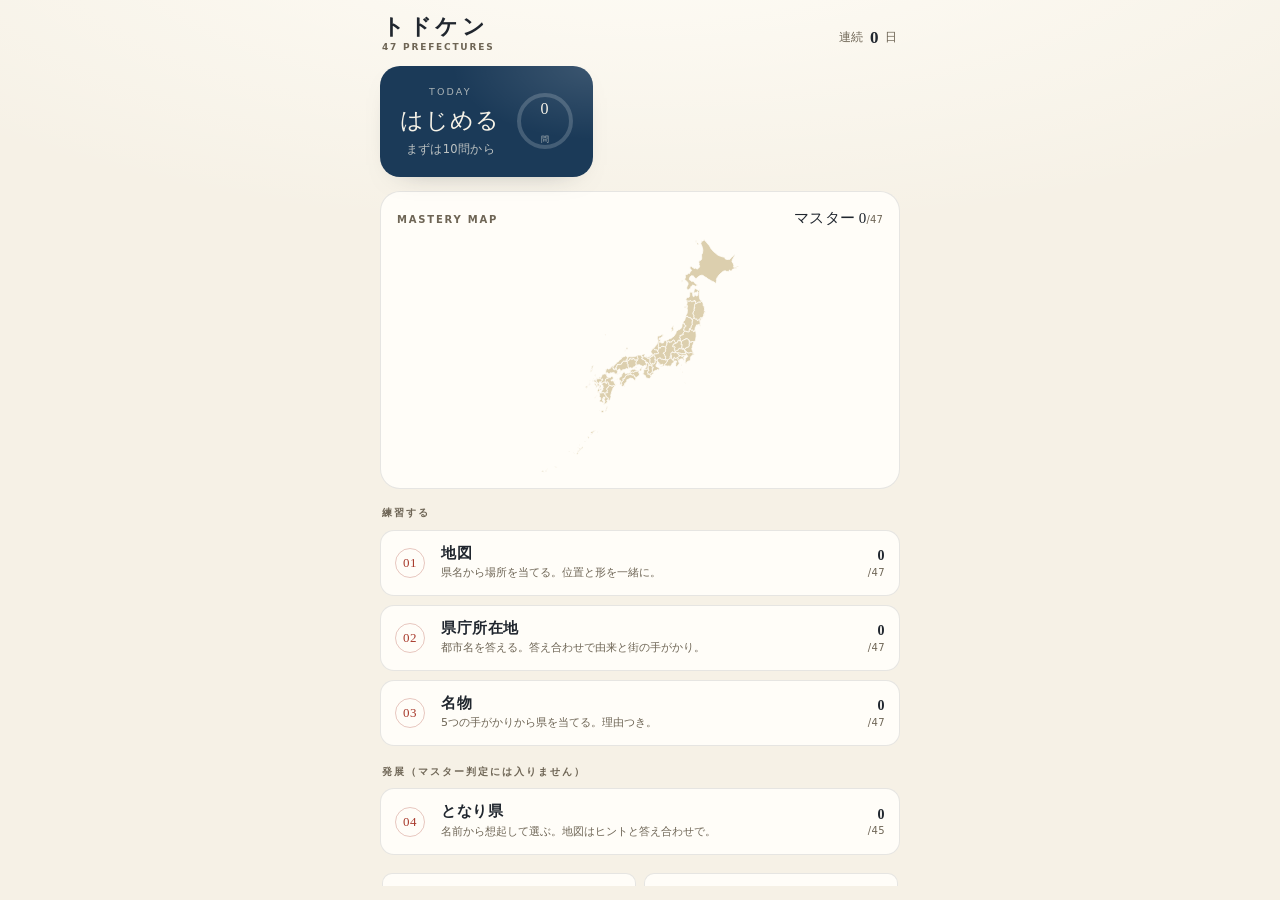
<file: index.html>
<!DOCTYPE html>
<html lang="ja">
<head>
<meta charset="utf-8">
<meta name="viewport" content="width=device-width, initial-scale=1, viewport-fit=cover, user-scalable=no">
<meta name="color-scheme" content="light">
<meta name="theme-color" content="#f6f1e6">
<title>トドケン</title>
<meta name="apple-mobile-web-app-capable" content="yes">
<meta name="mobile-web-app-capable" content="yes">
<meta name="apple-mobile-web-app-status-bar-style" content="default">
<meta name="apple-mobile-web-app-title" content="トドケン">
<link rel="manifest" href="./manifest.webmanifest">
<link rel="apple-touch-icon" href="./icon-180.png">
<link rel="icon" href="./icon-192.png" sizes="192x192">
<link rel="stylesheet" href="./app.css?v=20">
</head>
<body>

<!-- ================= HOME ================= -->
<section id="screen-home" class="screen active">
  <div class="home-head">
    <div class="wordmark">トドケン<small>47 PREFECTURES</small></div>
    <div class="streak">連続 <b id="streakNum">0</b> 日</div>
  </div>

  <div class="scroll">
    <button class="primary-card" id="startBtn">
      <div>
        <span class="k">TODAY</span>
        <div class="t" id="dueTitle">はじめる</div>
        <div class="s" id="dueLabel">まずは10問から</div>
      </div>
      <div class="ring">
        <svg viewBox="0 0 60 60" aria-hidden="true">
          <circle class="track" cx="30" cy="30" r="26" fill="none" stroke-width="4"/>
          <circle class="fill" id="ringFill" cx="30" cy="30" r="26" fill="none" stroke-width="4"
                  stroke-dasharray="163" stroke-dashoffset="163"/>
        </svg>
        <div class="ring num" id="ringNum">0<small>問</small></div>
      </div>
    </button>

    <div class="map-card">
      <div class="cap">
        <span class="l">MASTERY MAP</span>
        <span class="r">マスター <span id="masterNum">0</span><small>/47</small></span>
      </div>
      <div class="map-slot" id="homeMap"></div>
    </div>

    <p class="sect-label">練習する</p>
    <div class="mode-list">
      <button class="mode" data-mode="map">
        <span class="no">01</span>
        <span><h3>地図</h3><p>県名から場所を当てる。位置と形を一緒に。</p></span>
        <span class="cnt" id="cnt-map">0/47</span>
      </button>
      <button class="mode" data-mode="capital">
        <span class="no">02</span>
        <span><h3>県庁所在地</h3><p>都市名を答える。答え合わせで由来と街の手がかり。</p></span>
        <span class="cnt" id="cnt-capital">0/47</span>
      </button>
      <button class="mode" data-mode="keyword">
        <span class="no">03</span>
        <span><h3>名物</h3><p>5つの手がかりから県を当てる。理由つき。</p></span>
        <span class="cnt" id="cnt-keyword">0/47</span>
      </button>
    </div>

    <p class="sect-label">発展（マスター判定には入りません）</p>
    <div class="mode-list">
      <button class="mode" data-mode="neighbor">
        <span class="no">04</span>
        <span><h3>となり県</h3><p>名前から想起して選ぶ。地図はヒントと答え合わせで。</p></span>
        <span class="cnt" id="cnt-neighbor">0/45</span>
      </button>
    </div>

    <div class="links">
      <button id="bookBtn">まちがいノート</button>
      <button id="setBtn">設定</button>
    </div>
    <p class="foot-note">記録はこの端末にだけ保存されます。外部送信はありません。</p>
  </div>
</section>

<!-- ================= QUIZ ================= -->
<section id="screen-quiz" class="screen">
  <div class="qhead">
    <button class="icon-btn" id="quitBtn" aria-label="やめる">‹</button>
    <span class="mode-name" id="modeName">地図モード</span>
    <span class="qcount" id="qCount"><b>1</b>/10</span>
  </div>
  <div class="dots" id="dots"></div>

  <div class="prompt">
    <p class="sub" id="promptSub">地図の上でタップ</p>
    <h2 class="main" id="promptMain">青森県</h2>
  </div>

  <div id="qBody" style="flex:1;min-height:0;display:flex;flex-direction:column"></div>

  <div class="sheet" id="sheet" hidden>
    <div class="sheet-top">
      <span class="mark" id="mark">○</span>
      <span class="sheet-title" id="sheetTitle"></span>
      <button class="next-btn" id="nextBtn">次へ</button>
    </div>
    <div class="sheet-body" id="sheetBody"></div>
  </div>
</section>

<!-- ================= RESULT ================= -->
<section id="screen-result" class="screen">
  <div class="scroll">
    <div class="result-top">
      <p class="k">SESSION RESULT</p>
      <div class="score"><b id="scoreNum">0</b><span id="scoreTotal">/10</span></div>
      <p class="comment" id="scoreComment"></p>
    </div>
    <p class="review-h">間違えた県</p>
    <div class="review-list" id="reviewList"></div>
  </div>
  <div class="actions">
    <button class="btn-primary" id="againBtn">もう一度</button>
    <button class="btn-ghost" id="homeBtn">ホームへ</button>
  </div>
</section>

<!-- ================= BOOK ================= -->
<section id="screen-book" class="screen">
  <div class="page-head">
    <button class="icon-btn" id="bookBack" aria-label="戻る">‹</button>
    <h2>まちがいノート</h2>
    <span class="sub" id="bookSub"></span>
  </div>
  <div class="scroll" id="bookList"></div>
  <div class="actions">
    <button class="btn-primary" id="bookReviewBtn">復習する</button>
  </div>
</section>

<!-- ================= SETTINGS ================= -->
<section id="screen-settings" class="screen">
  <div class="page-head">
    <button class="icon-btn" id="setBack" aria-label="戻る">‹</button>
    <h2>設定</h2>
  </div>
  <div class="scroll">
    <div class="set-row">
      <span class="l">効果音<small>正解・不正解のときだけ鳴ります</small></span>
      <button class="switch" id="swSound" aria-label="効果音"></button>
    </div>
    <div class="set-row">
      <span class="l">地図の表示<small>覚えていない県は地方ズーム、覚えたら全国。</small></span>
      <div class="seg" id="zoomSeg">
        <button data-v="auto" class="on">自動</button>
        <button data-v="always">常に地方</button>
        <button data-v="off">常に全国</button>
      </div>
    </div>
    <div class="set-row">
      <span class="l danger">学習の記録を消す<small>間隔反復の予定もすべてリセットされます</small></span>
      <button class="btn-ghost" id="resetBtn" style="padding:10px 14px;flex:none">消去</button>
    </div>
    <p class="about">
      トドケン v1.5<br>
      正解すると間隔をあけて再出題します（1日→3日→7日→16日→35日）。間違えた県は翌日と、そのセッションの3問後に戻ってきます。<br>
      地図データ：国土数値情報（行政区域）を簡略化。出典：国土交通省。<br>
      収録内容は代表例です。学習用途の参考として使い、断定は避けてください。
    </p>
  </div>
</section>

<script src="./mapdata.js?v=20"></script>
<script src="./data.js?v=20"></script>
<script src="./app.js?v=20"></script>
</body>
</html>
</file>
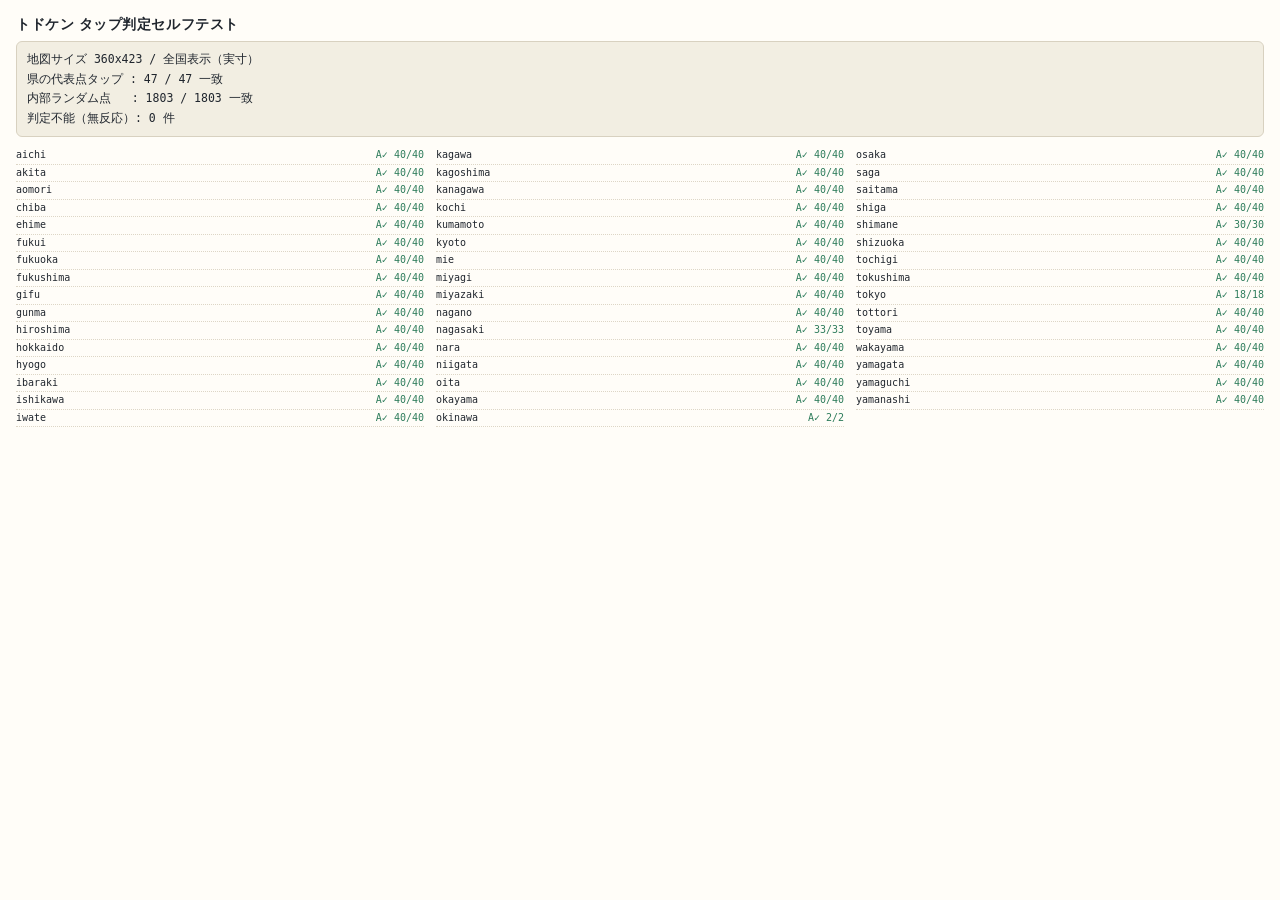
<file: selftest.html>
<!DOCTYPE html>
<html lang="ja"><head><meta charset="utf-8">
<title>タップ判定セルフテスト</title>
<style>
body{margin:0;padding:14px 16px;font-family:"Hiragino Sans","Noto Sans JP",sans-serif;background:#fffdf8;color:#20262e;font-size:11px;line-height:1.5}
h1{font-size:14px;margin:0 0 6px;letter-spacing:.04em}
.sum{font-family:ui-monospace,monospace;font-size:11.5px;background:#f2eee2;border:1px solid #d8d1c0;border-radius:6px;padding:8px 10px;margin-bottom:10px;white-space:pre;line-height:1.7}
#host{position:absolute;left:-9999px;width:360px;height:420px}
.cols{columns:3;column-gap:12px;font-family:ui-monospace,monospace;font-size:10px;line-height:1.45}
.row{break-inside:avoid;display:flex;justify-content:space-between;gap:4px;border-bottom:1px dotted #ddd6c6;padding:1px 0}
.ok{color:#2f7d5c}.ng{color:#b2433a;font-weight:700}
.fail{background:#fdecea;border:1px solid #b2433a;border-radius:6px;padding:8px 10px;margin-top:10px;font-family:ui-monospace,monospace;font-size:10.5px;white-space:pre-wrap}
</style></head>
<body>
<h1>トドケン タップ判定セルフテスト</h1>
<div class="sum" id="sum">running...</div>
<div class="cols" id="cols"></div>
<div class="fail" id="fail" style="display:none"></div>
<div id="host"></div>
<script>if(navigator.serviceWorker){navigator.serviceWorker.getRegistrations().then(function(r){r.forEach(function(x){x.unregister()})})}</script>
<script src="./mapdata.js?v=12"></script>
<script src="./data.js?v=12"></script>
<script src="./app.js?v=12"></script>
<script>
var out = {anchorOk:0, anchorNg:[], rndOk:0, rndNg:[], rndTotal:0, per:{}};
var svg = window.__buildMap();
document.getElementById("host").appendChild(svg);
window.__baseView(svg);

var W = svg.getBoundingClientRect().width, H = svg.getBoundingClientRect().height;
function toClient(x, y) {
  var m = svg.getScreenCTM();
  var p = svg.createSVGPoint(); p.x = x; p.y = y;
  var q = p.matrixTransform(m);
  return { x: q.x, y: q.y };
}
function insideAll(x, y) {
  var m = svg.getScreenCTM();
  var p = svg.createSVGPoint(); p.x = x; p.y = y;
  var list = [];
  svg._paths.forEach(function (n) {
    if (n.isPointInFill(p)) list.push(n.getAttribute("data-id"));
  });
  return list;
}

/* 1) 各県の代表点（データに埋め込んだ最深内部点）でタップ */
var ids = Object.keys(MAP_ANCHORS);
ids.forEach(function (id) {
  var a = MAP_ANCHORS[id];
  var c = toClient(a[0], a[1]);
  var got = window.__hitTest(svg, c.x, c.y);
  var ok = got === id;
  if (ok) out.anchorOk++; else out.anchorNg.push(id + "→" + got);
  out.per[id] = { anchor: ok, r: 0, rt: 0 };
});

/* 2) 各県の内部にランダム点を撒いて判定 */
var seed = 12345;
function rnd() { seed = (seed * 1103515245 + 12345) & 0x7fffffff; return seed / 0x7fffffff; }
ids.forEach(function (id) {
  var n = svg._paths;
  var path = null;
  for (var i = 0; i < n.length; i++) if (n[i].getAttribute("data-id") === id) path = n[i];
  var b = path.getBBox();
  var tried = 0, used = 0;
  while (used < 40 && tried < 400) {
    tried++;
    var x = b.x + b.width * rnd(), y = b.y + b.height * rnd();
    var hit = insideAll(x, y);
    if (hit.length !== 1 || hit[0] !== id) continue;  // 重なり/外れは除外
    var c = toClient(x, y);
    var got = window.__hitTest(svg, c.x, c.y);
    used++; out.rndTotal++;
    if (got === id) { out.rndOk++; out.per[id].r++; }
    else out.rndNg.push(id + "@" + x.toFixed(1) + "," + y.toFixed(1) + "→" + got);
    out.per[id].rt++;
  }
});

document.getElementById("sum").textContent =
  "地図サイズ " + Math.round(W) + "x" + Math.round(H) + " / 全国表示（実寸）\n" +
  "県の代表点タップ : " + out.anchorOk + " / " + ids.length + " 一致\n" +
  "内部ランダム点   : " + out.rndOk + " / " + out.rndTotal + " 一致\n" +
  "判定不能（無反応）: " + (out.anchorNg.length + out.rndNg.length) + " 件";

var html = "";
ids.forEach(function (id) {
  var r = out.per[id];
  html += '<div class="row"><span>' + id + '</span><span class="' + (r.anchor ? "ok" : "ng") + '">' +
    (r.anchor ? "A✓" : "A✗") + " " + r.r + "/" + r.rt + "</span></div>";
});
document.getElementById("cols").innerHTML = html;

if (out.anchorNg.length || out.rndNg.length) {
  var f = document.getElementById("fail");
  f.style.display = "block";
  f.textContent = "MISMATCH\n" + out.anchorNg.concat(out.rndNg).slice(0, 40).join("\n");
}
</script>
</body></html>
</file>
<file: app.css>
/* トドケン — UI
   設計方針:
   1) 1画面1判断。迷わせない。
   2) 指で押せる大きさ。小さい県は地方ズームで救う。
   3) 紙と墨。地図帳のような落ち着き。装飾より余白。
*/

:root{
  --paper:#f6f1e6;
  --paper-2:#efe8d8;
  --card:#fffdf8;
  --ink:#20262e;
  --ink-soft:#39424d;
  --muted:#6e6555;
  --line:rgba(32,38,46,.11);
  --line-strong:rgba(32,38,46,.22);
  --accent:#a83a2c;
  --indigo:#1b3a58;
  --ok:#2f7d5c;
  --ng:#b2433a;
  --gold:#a8823c;

  --map-base:#d3c4a1;
  --map-hover:#cfbf9b;
  --map-dim:#dfd3b6;
  --map-line:#fffdf8;

  --sans:"Hiragino Sans","Hiragino Kaku Gothic ProN","Yu Gothic Medium","YuGothic","Noto Sans JP",system-ui,-apple-system,sans-serif;
  --serif:"Hiragino Mincho ProN","Hiragino Mincho","Yu Mincho","YuMincho","Noto Serif JP",serif;

  --r-lg:20px;
  --r-md:14px;
  --r-sm:10px;
  --shadow:0 10px 30px -22px rgba(32,38,46,.55);
}

*{box-sizing:border-box;-webkit-tap-highlight-color:transparent}
html,body{height:100%}
body{
  margin:0;background:var(--paper);color:var(--ink);
  font-family:var(--sans);font-size:15px;line-height:1.65;
  letter-spacing:.01em;
  -webkit-font-smoothing:antialiased;
  overscroll-behavior:none;
  background-image:radial-gradient(120% 60% at 50% -10%,#fffdf7 0%,rgba(255,253,247,0) 60%);
}
button{font:inherit;color:inherit;background:none;border:0;padding:0;cursor:pointer}
h1,h2,h3,p{margin:0}
:focus-visible{outline:2px solid var(--indigo);outline-offset:3px;border-radius:4px}

/* ---------- screen shell ---------- */
.screen{
  position:fixed;inset:0;display:none;flex-direction:column;
  padding:calc(10px + env(safe-area-inset-top)) 18px calc(14px + env(safe-area-inset-bottom));
  padding-left:max(18px, calc((100vw - 520px) / 2));
  padding-right:max(18px, calc((100vw - 520px) / 2));
  overflow:hidden;
}
.screen.active{display:flex;animation:fade .22s ease both}
@keyframes fade{from{opacity:0}to{opacity:1}}
@keyframes rise{from{opacity:0;transform:translateY(8px)}to{opacity:1;transform:none}}
@keyframes sheetUp{from{opacity:0;transform:translateY(14px)}to{opacity:1;transform:none}}
@keyframes pop{0%{transform:scale(.7);opacity:0}70%{transform:scale(1.06)}100%{transform:scale(1);opacity:1}}
@keyframes shake{0%,100%{transform:translateX(0)}20%{transform:translateX(-5px)}40%{transform:translateX(5px)}60%{transform:translateX(-3px)}80%{transform:translateX(3px)}}

.scroll{overflow-y:auto;-webkit-overflow-scrolling:touch;flex:1;min-height:0;
  margin-inline:-18px;padding-inline:18px;padding-bottom:8px}

/* ---------- home ---------- */
.home-head{display:flex;align-items:flex-end;justify-content:space-between;gap:12px;padding:6px 2px 14px}
.wordmark{font-family:var(--serif);font-size:22px;letter-spacing:.16em;font-weight:600;line-height:1}
.wordmark small{display:block;font-family:var(--sans);font-size:9px;letter-spacing:.2em;color:var(--muted);margin-top:5px;font-weight:600}
.streak{display:flex;align-items:center;gap:6px;font-size:11.5px;color:var(--muted);letter-spacing:.06em}
.streak b{font-family:var(--serif);font-size:17px;color:var(--ink)}

.primary-card{
  position:relative;display:grid;grid-template-columns:1fr auto;align-items:center;gap:14px;
  background:var(--indigo);color:#f7f3e8;border-radius:var(--r-lg);
  padding:18px 18px 18px 20px;margin-bottom:14px;box-shadow:var(--shadow);
  transition:transform .16s ease;
}
.primary-card:active{transform:scale(.985)}
.primary-card::after{
  content:"";position:absolute;inset:0;border-radius:var(--r-lg);
  background:radial-gradient(120% 120% at 100% 0%,rgba(255,255,255,.14),transparent 55%);
  pointer-events:none;
}
.primary-card .k{font-size:9.5px;letter-spacing:.22em;opacity:.66;display:block;margin-bottom:6px}
.primary-card .t{font-family:var(--serif);font-size:23px;letter-spacing:.05em;line-height:1.3}
.primary-card .s{font-size:11.5px;opacity:.74;margin-top:4px;letter-spacing:.03em}
.ring{width:60px;height:60px;flex:none;position:relative}
.ring svg{width:100%;height:100%;transform:rotate(-90deg)}
.ring .track{stroke:rgba(255,255,255,.18)}
.ring .fill{stroke:#e8c07a;stroke-linecap:round;transition:stroke-dashoffset .6s cubic-bezier(.2,.9,.2,1)}
.ring .num{position:absolute;inset:0;display:grid;place-items:center;font-family:var(--serif);font-size:16px;letter-spacing:.02em}
.ring .num small{font-size:8px;opacity:.7;margin-left:1px}

.map-card{
  background:var(--card);border:1px solid var(--line);border-radius:var(--r-lg);
  padding:10px 12px 12px;margin-bottom:16px;
}
.map-card .cap{display:flex;align-items:baseline;justify-content:space-between;padding:4px 4px 6px}
.map-card .cap .l{font-size:10px;letter-spacing:.18em;color:var(--muted);font-weight:600}
.map-card .cap .r{font-family:var(--serif);font-size:15px}
.map-card .cap .r small{font-family:var(--sans);font-size:10px;color:var(--muted)}
.map-slot{height:206px;display:grid;place-items:center}
.map-slot svg{width:100%;height:100%}

.sect-label{font-size:10px;letter-spacing:.2em;color:var(--muted);font-weight:600;margin:0 2px 8px}
.mode-list{display:flex;flex-direction:column;gap:9px;margin-bottom:18px}
.mode{
  display:grid;grid-template-columns:34px 1fr auto;align-items:center;gap:12px;
  background:var(--card);border:1px solid var(--line);border-radius:var(--r-md);
  padding:13px 14px;text-align:left;transition:transform .14s,border-color .14s;
}
.mode:active{transform:scale(.99);border-color:var(--line-strong)}
.mode .no{font-family:var(--serif);font-size:13px;color:var(--accent);letter-spacing:.04em;
  border:1px solid rgba(168,58,44,.28);border-radius:50%;width:30px;height:30px;display:grid;place-items:center}
.mode h3{font-size:14.5px;font-weight:600;letter-spacing:.04em;line-height:1.35}
.mode p{font-size:11px;color:var(--muted);margin-top:2px;line-height:1.5}
.mode .cnt{font-size:10px;color:var(--muted);font-variant-numeric:tabular-nums;letter-spacing:.04em;text-align:right;line-height:1.4}
.mode .cnt b{display:block;font-family:var(--serif);font-size:14px;color:var(--ink)}

.links{display:flex;gap:8px;padding:0 2px 4px}
.links button{
  flex:1;padding:11px;border:1px solid var(--line);border-radius:var(--r-sm);
  font-size:11.5px;color:var(--muted);letter-spacing:.05em;background:var(--card);
}
.foot-note{font-size:10px;color:var(--muted);line-height:1.7;padding:12px 2px 0}

/* ---------- quiz ---------- */
.qhead{display:flex;align-items:center;gap:10px;padding:2px 0 10px}
.icon-btn{width:36px;height:36px;border:1px solid var(--line);border-radius:50%;display:grid;place-items:center;
  background:var(--card);flex:none;color:var(--ink-soft)}
.mode-name{font-size:10.5px;letter-spacing:.14em;color:var(--muted);font-weight:600;flex:1;text-align:center}
.qcount{font-size:11px;color:var(--muted);font-variant-numeric:tabular-nums;min-width:36px;text-align:right}
.qcount b{color:var(--ink);font-size:14px;font-family:var(--serif)}

.dots{display:flex;gap:4px;padding:0 0 14px}
.dots i{flex:1;height:2px;border-radius:2px;background:rgba(32,38,46,.12);transition:background .3s}
.dots i.done{background:var(--indigo)}
.dots i.now{background:var(--accent)}

.prompt{padding:0 2px 12px;min-height:58px}
.prompt .sub{font-size:10px;letter-spacing:.18em;color:var(--muted);font-weight:600;margin-bottom:3px}
.prompt .main{font-family:var(--serif);font-size:31px;line-height:1.24;letter-spacing:.04em;font-weight:600}
.prompt .main .tag{font-family:var(--sans);font-size:11px;color:var(--muted);letter-spacing:.1em;
  vertical-align:middle;margin-left:8px;border:1px solid var(--line);border-radius:99px;padding:2px 8px}

.map-area{flex:1;min-height:0;display:flex;flex-direction:column;gap:8px;padding-bottom:6px}
.map-frame{position:relative;flex:1;min-height:0;background:var(--card);border:1px solid var(--line);
  border-radius:var(--r-lg);overflow:hidden;box-shadow:var(--shadow);touch-action:none;
  -webkit-user-select:none;user-select:none}
.map-frame svg{width:100%;height:100%;display:block;touch-action:none}

.zoombar{position:absolute;right:8px;bottom:8px;display:flex;flex-direction:column;gap:1px;
  background:rgba(255,253,248,.94);border:1px solid var(--line);border-radius:11px;
  overflow:hidden;box-shadow:0 6px 16px -12px rgba(32,38,46,.9)}
.zoombar button{width:38px;height:38px;font-size:18px;line-height:1;color:var(--ink);
  display:grid;place-items:center;border-bottom:1px solid var(--line);letter-spacing:0}
.zoombar button:last-child{border-bottom:0}
.zoombar button:active{background:rgba(27,58,88,.08)}
.zoombar button.wide{font-size:10px;letter-spacing:.06em;color:var(--muted);height:32px;width:38px}

.map-hint{position:absolute;left:50%;bottom:10px;transform:translateX(-50%);
  font-size:9.5px;letter-spacing:.06em;color:var(--muted);background:rgba(255,253,248,.9);
  border:1px solid var(--line);border-radius:99px;padding:4px 10px;pointer-events:none;
  transition:opacity .6s ease;white-space:nowrap}
.map-hint.fade{opacity:0}
.zoom-tag{position:absolute;left:10px;top:10px;font-size:9.5px;letter-spacing:.12em;color:var(--muted);
  background:rgba(255,253,248,.9);border:1px solid var(--line);border-radius:99px;padding:3px 9px;
  font-weight:600;pointer-events:none;font-variant-numeric:tabular-nums}
.zoom-tag.on{color:var(--indigo);border-color:rgba(27,58,88,.24);background:rgba(233,240,247,.95)}
.toast{position:absolute;left:50%;top:50%;transform:translate(-50%,-50%);
  background:rgba(32,38,46,.9);color:#fff;font-size:12px;letter-spacing:.06em;
  padding:8px 16px;border-radius:99px;pointer-events:none;animation:pop .2s ease both}

svg.jp .pref{fill:var(--map-base);stroke:var(--map-line);stroke-width:.8;vector-effect:non-scaling-stroke;
  transition:fill .22s ease}
svg.jp .pref.hoverable:hover{fill:var(--map-hover)}
svg.jp .pref.dim{fill:var(--map-dim)}
svg.jp .pref.ok{fill:var(--ok)}
svg.jp .pref.ng{fill:var(--ng)}
svg.jp .pref.hint{fill:#d9c9a4}
svg.jp .pref.target{fill:#3c434b}
svg.jp .pref.sel{fill:#456d9c}
svg.jp .pref.missed{fill:#c8952f}
svg.jp .halo{fill:transparent;stroke:transparent;stroke-width:7;pointer-events:all;cursor:pointer}
svg.jp .lbl{font-family:var(--sans);font-size:11px;font-weight:700;fill:#fff;text-anchor:middle;
  pointer-events:none;paint-order:stroke;stroke:rgba(0,0,0,.28);stroke-width:2.6;letter-spacing:.02em}

/* options */
/* となり県：名前グリッド */
.nb-wrap{flex:1;min-height:0;display:flex;flex-direction:column;gap:8px}
.nb-hintrow{flex:none;display:flex;justify-content:flex-end}
.nb-hint{font-size:10.5px;letter-spacing:.06em;color:var(--indigo);
  background:rgba(27,58,88,.06);border:1px solid rgba(27,58,88,.18);
  border-radius:99px;padding:6px 13px}
.nb-hint.used{background:rgba(168,130,60,.1);border-color:rgba(168,130,60,.35);color:#7a5c1f}
.namegrid{flex:1;min-height:0;overflow-y:auto;-webkit-overflow-scrolling:touch;
  background:var(--card);border:1px solid var(--line);border-radius:var(--r-md);padding:10px}
.namegrid.shrink{flex:none;max-height:132px}
.ng-head{font-size:9px;letter-spacing:.16em;color:var(--muted);font-weight:600;
  margin:6px 0 4px;padding-left:2px}
.ng-head:first-child{margin-top:0}
.ng-row{display:grid;grid-template-columns:repeat(3,1fr);gap:5px;margin-bottom:2px}
.namebtn{padding:9px 4px;border:1px solid var(--line);border-radius:7px;background:#fffdf7;
  font-size:12.5px;letter-spacing:.02em;transition:background .12s,border-color .12s,color .12s}
.namebtn:active{transform:scale(.98)}
.namebtn.on{background:var(--indigo);border-color:var(--indigo);color:#fff}
.namebtn.ok{background:var(--ok);border-color:var(--ok);color:#fff}
.namebtn.missed{background:rgba(168,130,60,.16);border-color:rgba(168,130,60,.55);color:#7a5c1f;font-weight:700}
.namebtn.ng{background:rgba(178,67,58,.1);border-color:rgba(178,67,58,.5);color:var(--ng);text-decoration:line-through}
.namebtn:disabled{cursor:default}
.nb-mapwrap{flex:1;min-height:0;display:flex}
.nb-mapwrap[hidden]{display:none}
.nb-mapwrap .map-frame{flex:1}

.decide-bar{display:flex;align-items:center;gap:10px;flex:none;padding-top:1px}
.sel-count{flex:1;font-size:11.5px;color:var(--muted);letter-spacing:.06em;
  font-variant-numeric:tabular-nums}
.decide-btn{background:var(--indigo);color:#f7f3e8;border-radius:11px;padding:12px 24px;
  font-size:13px;font-weight:700;letter-spacing:.08em;transition:opacity .15s,transform .12s}
.decide-btn:active{transform:scale(.97)}
.decide-btn:disabled{opacity:.35}

.opts{display:grid;grid-template-columns:1fr 1fr;gap:9px;padding-bottom:8px}
.opt{background:var(--card);border:1.5px solid var(--line);border-radius:var(--r-md);
  padding:17px 8px;font-size:16px;font-weight:600;letter-spacing:.04em;
  transition:transform .12s,border-color .12s,background .12s}
.opt:active{transform:scale(.98)}
.opt.ok{background:var(--ok);border-color:var(--ok);color:#fff}
.opt.ng{border-color:var(--ng);color:var(--ng);background:rgba(178,67,58,.05)}
.opt:disabled{opacity:1;cursor:default}

/* keyword chips */
.chips{display:grid;grid-template-columns:1fr 1fr;gap:7px;padding-bottom:14px}
.chips .wide{grid-column:1 / -1}
.chip{display:flex;align-items:center;gap:8px;background:var(--card);border:1px solid var(--line);
  border-radius:var(--r-sm);padding:10px 11px;animation:pop .28s ease both}
.chip .cat{font-size:8.5px;letter-spacing:.1em;color:#fff;background:var(--indigo);
  border-radius:3px;padding:2px 5px;flex:none;font-weight:600}
.chip .txt{font-size:13px;letter-spacing:.02em;line-height:1.3}

/* feedback */
.sheet{
  background:var(--card);border:1.5px solid var(--line);border-radius:16px;
  padding:12px 14px;margin-top:auto;animation:sheetUp .24s ease both;
  box-shadow:0 -14px 34px -28px rgba(32,38,46,.9);
}
.sheet.ok{border-color:rgba(47,125,92,.5);background:linear-gradient(180deg,rgba(47,125,92,.08),var(--card) 62%)}
.sheet.ng{border-color:rgba(178,67,58,.45);background:linear-gradient(180deg,rgba(178,67,58,.07),var(--card) 62%)}
.sheet-top{display:flex;align-items:center;gap:9px}
.mark{width:24px;height:24px;border-radius:50%;display:grid;place-items:center;color:#fff;font-size:12px;flex:none;font-weight:700}
.sheet.ok .mark{background:var(--ok)}
.sheet.ng .mark{background:var(--ng)}
.sheet-title{font-size:14px;font-weight:600;letter-spacing:.03em;flex:1;line-height:1.4}
.sheet-title span{display:block;font-size:10.5px;color:var(--muted);font-weight:400;letter-spacing:.05em;margin-top:1px}
.next-btn{background:var(--ink);color:#fff;border-radius:10px;padding:11px 16px;font-size:12.5px;
  font-weight:700;letter-spacing:.06em;flex:none;transition:transform .12s}
.next-btn:active{transform:scale(.96)}
.sheet-body{margin-top:9px;border-top:1px solid var(--line);padding-top:9px}
.why{display:flex;gap:8px;font-size:11.5px;line-height:1.62;color:var(--ink-soft);padding:3px 0}
.why .c{font-size:8.5px;color:var(--muted);border:1px solid var(--line);border-radius:3px;
  padding:1px 4px;height:16px;flex:none;margin-top:2px;letter-spacing:.06em}
.why b{font-weight:600;letter-spacing:.02em}
.why .w{color:var(--muted)}

/* ---------- result ---------- */
.result-top{padding:16px 4px 18px;text-align:left}
.result-top .k{font-size:9.5px;letter-spacing:.24em;color:var(--muted);font-weight:600}
.score{display:flex;align-items:baseline;gap:4px;margin-top:6px}
.score b{font-family:var(--serif);font-size:62px;line-height:1;letter-spacing:.01em}
.score span{font-size:15px;color:var(--muted)}
.score .delta{font-size:11px;margin-left:10px;color:var(--ok);letter-spacing:.04em}
.comment{font-size:12.5px;color:var(--muted);margin-top:10px;line-height:1.7}
.review-h{font-size:9.5px;letter-spacing:.2em;color:var(--muted);font-weight:600;margin:6px 0 8px}
.review-list{display:flex;flex-direction:column;gap:8px}
.rrow{background:var(--card);border:1px solid var(--line);border-radius:var(--r-md);padding:12px 13px}
.rrow .h{display:flex;align-items:baseline;gap:8px}
.rrow .n{font-family:var(--serif);font-size:16px;letter-spacing:.04em}
.rrow .c{font-size:10.5px;color:var(--muted)}
.rrow .w{font-size:10.5px;color:var(--muted);line-height:1.6;margin-top:4px}
.actions{display:flex;flex-direction:column;gap:8px;margin-top:auto;padding-top:14px}
.btn-primary{background:var(--indigo);color:#f7f3e8;border-radius:var(--r-md);padding:16px;
  font-size:14px;font-weight:700;letter-spacing:.08em;text-align:center}
.btn-primary:active{transform:scale(.99)}
.btn-ghost{border:1px solid var(--line);border-radius:var(--r-md);padding:14px;
  font-size:12.5px;color:var(--muted);text-align:center;letter-spacing:.06em}

/* ---------- book / settings ---------- */
.page-head{display:flex;align-items:center;gap:10px;padding:2px 0 16px}
.page-head h2{font-family:var(--serif);font-size:20px;letter-spacing:.1em;flex:1;font-weight:600}
.page-head .sub{font-size:10px;color:var(--muted);letter-spacing:.1em}
.empty{text-align:center;color:var(--muted);font-size:12px;padding:44px 20px;line-height:1.9}
.book-row{display:grid;grid-template-columns:auto 1fr auto;gap:10px;align-items:center;
  background:var(--card);border:1px solid var(--line);border-radius:var(--r-md);
  padding:12px 13px;margin-bottom:8px}
.book-row .badge{font-size:9px;letter-spacing:.08em;color:var(--indigo);
  background:rgba(27,58,88,.07);border-radius:4px;padding:3px 6px;white-space:nowrap}
.book-row .nm{font-size:13.5px;letter-spacing:.03em}
.book-row .nm small{display:block;font-size:10.5px;color:var(--muted);margin-top:2px;line-height:1.5}
.book-row .due{font-size:10px;color:var(--muted);text-align:right;white-space:nowrap}
.book-row .due b{display:block;font-size:11px;color:var(--accent)}
.set-row{display:flex;align-items:center;justify-content:space-between;gap:12px;
  background:var(--card);border:1px solid var(--line);border-radius:var(--r-md);
  padding:15px 14px;margin-bottom:8px}
.set-row .l{font-size:13px}
.set-row .l small{display:block;font-size:10.5px;color:var(--muted);margin-top:2px;line-height:1.55}
.switch{width:48px;height:28px;border-radius:99px;background:rgba(32,38,46,.15);position:relative;flex:none;transition:background .2s}
.switch::after{content:"";position:absolute;top:3px;left:3px;width:22px;height:22px;border-radius:50%;
  background:#fff;box-shadow:0 1px 3px rgba(0,0,0,.2);transition:transform .2s}
.switch.on{background:var(--ok)}
.switch.on::after{transform:translateX(20px)}
.seg{display:flex;border:1px solid var(--line);border-radius:9px;overflow:hidden;flex:none}
.seg button{padding:7px 11px;font-size:11px;color:var(--muted);letter-spacing:.04em}
.seg button.on{background:var(--indigo);color:#fff}
.danger{color:var(--accent)}
.about{font-size:10.5px;color:var(--muted);line-height:1.85;padding:14px 2px 0}

#screen-quiz.mode-neighbor .prompt{min-height:0;padding-bottom:8px}
#screen-quiz.mode-neighbor .prompt .sub{font-size:9.5px;margin-bottom:1px}
#screen-quiz.mode-neighbor .prompt .main{font-size:25px}
#screen-quiz.mode-neighbor .dots{padding-bottom:10px}
#screen-quiz.mode-map .prompt{min-height:0;padding-bottom:8px}
#screen-quiz.mode-map .prompt .sub{font-size:9.5px;margin-bottom:1px}
#screen-quiz.mode-map .prompt .main{font-size:25px}
#screen-quiz.mode-map .dots{padding-bottom:10px}

@media (max-height:700px){
  .prompt .main{font-size:26px}
  .map-slot{height:132px}
  .chip{padding:8px 9px}
  .opts .opt{padding:14px 6px;font-size:15px}
}
@media (min-width:520px){
  .map-slot{height:240px}
}
@media (prefers-reduced-motion:reduce){
  *{animation-duration:.001s !important;transition-duration:.001s !important}
}
</file>
